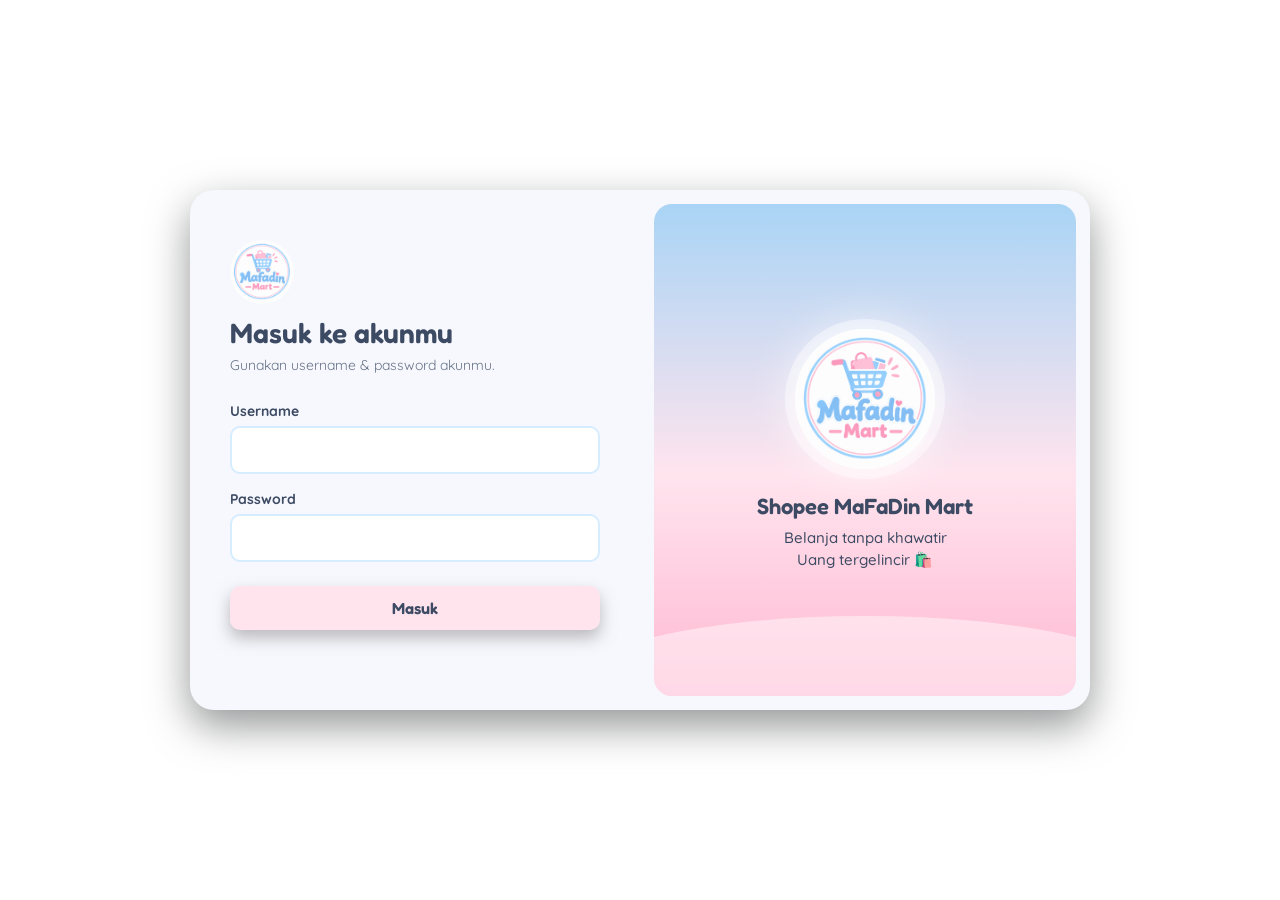
<file: index.html>
<!DOCTYPE html>
<html lang="en">
<head>
    <meta charset="UTF-8">
    <meta name="viewport" content="width=device-width, initial-scale=1.0">
    <title>MaFaDin Mart</title>
    <link rel="preconnect" href="https://fonts.googleapis.com">
    <link rel="preconnect" href="https://fonts.gstatic.com" crossorigin>
    <link href="https://fonts.googleapis.com/css2?family=Fredoka:wght@500;600;700&family=Quicksand:wght@400;500;600;700&display=swap" rel="stylesheet">
    <link rel="stylesheet" href="index.css">
    <script src="index.js" defer></script>
</head>
<body>
    <header class="site-header">

        <nav class="navbar">
            <a href="index.html" class="logo">MaFaDin</a>
            <div class="category-dropdown">
                <button class="category-button" id="category-button">Kategori</button>
                <div class="category-menu" id="category-menu">
                    <a href="#" data-category="all">Semua Kategori</a>
                    <a href="#" data-category="beauty">Beauty</a>
                    <a href="#" data-category="furniture">Furniture</a>
                    <a href="#" data-category="groceries">Groceries</a>
                </div>
            </div>

            <div class="filter-controls">
                <select id="sort-filter" class="nav-sort-select">
                    <option value="default">Urutkan</option>
                    <option value="price-asc">Harga: Rendah ke Tinggi</option>
                    <option value="price-desc">Harga: Tinggi ke Rendah</option>
                    <option value="name-asc">Nama: A - Z</option>
                    <option value="name-desc">Nama: Z - A</option>
                </select>
            </div>

            <div class="search-box">
                <input type="text" id="search-input" placeholder="Cari di MaFaDin">
            </div>

            <button id="cart-button" class="cart-button">
                🛒
                <span id="cart-badge">0</span>
            </button>

            <div class="user-section">
                <span class="welcome">Halo, <span id="user-name">User</span></span>
                <button id="logout-button" class="logout-button">Logout</button>
            </div>
        </nav>
    </header>

    <main class="container">

        <p id="error-message" class="error-message hidden"></p>

        <section id="product-list" class="product-list"></section>

        <div class="load-more-container">
            <button id="load-more-button" class="load-more-button">Load More</button>
        </div>
    </main>

    <aside id="cart-panel" class="cart-panel">
        <div class="cart-header">
            <h2>Shopping Cart</h2>
            <button id="close-cart" class="close-cart">×</button>
        </div>
        <div id="cart-items" class="cart-items">
            <p class="empty-cart">Keranjang masih kosong.</p>
        </div>
        <div class="cart-footer">
            <div class="cart-total">
                <span>Total</span>
                <strong id="cart-total-price">$0.00</strong>
            </div>
            <button id="checkout-button" class="checkout-button">Checkout</button>
        </div>
    </aside>

    <div id="cart-overlay" class="cart-overlay"></div>

    <div id="product-modal" class="modal hidden">
        <div class="modal-content">
            <button id="close-modal" class="close-modal">×</button>
            <div id="modal-body"></div>
        </div>
    </div>

    <div id="cart-toast" class="cart-toast">
        <span>✓</span>
        <p>Produk ditambahkan ke keranjang.</p>
    </div>
</body>
</html>
</file>
<file: index.css>
:root {
    --blue: #b9dcf5;
    --blue-light: #edf7fd;
    --pink: #f5b8cc;
    --pink-light: #fff0f5;
    --pink-dark: #c95d82;
    --text: #3f4654;
    --border: #e5e8ed;
    --white: #ffffff;
    --background: #fafbfc;
}

* {
    box-sizing: border-box;
}

body {
    margin: 0;
    background: var(--background);
    color: var(--text);
    font-family: "Quicksand", sans-serif;
}

button,
input,
select {
    font-family: inherit;
}

button {
    cursor: pointer;
}

.site-header {
    background: white;
    border-bottom: 1px solid var(--border);
    position: sticky;
    top: 0;
    z-index: 1000;
}

.navbar {
    height: 64px;
    padding: 0 60px;
    display: flex;
    align-items: center;
    gap: 14px;
    background: white;
}

.logo {
    flex-shrink: 0;
    color: var(--blue);
    text-decoration: none;
    font-family: "Fredoka", sans-serif;
    font-size: 25px;
    font-weight: 700;
}

/* Dropdown Kategori */
.category-dropdown {
    position: relative;
    flex-shrink: 0;
}

.category-button {
    padding: 8px 10px;
    border: none;
    background: none;
    color: #777;
    font-size: 13px;
    font-weight: 600;
}

.category-button:hover {
    color: var(--pink-dark);
}

.category-menu {
    position: absolute;
    top: 100%;
    left: 0;
    z-index: 150;
    min-width: 170px;
    padding: 8px 0;
    display: none;
    background: white;
    border: 1px solid var(--border);
    border-radius: 6px;
    box-shadow: 0 5px 15px rgba(0, 0, 0, 0.08);
}

.category-menu.active {
    display: block;
}

.category-menu a {
    display: block;
    padding: 9px 14px;
    color: var(--text);
    text-decoration: none;
    font-size: 13px;
}

.category-menu a:hover {
    background: var(--blue-light);
    color: var(--pink-dark);
}

/* Filter Sortir di Navbar (Samping Kategori) */
.filter-controls {
    flex-shrink: 0;
}

.nav-sort-select {
    padding: 7px 10px;
    border: 1px solid var(--border);
    border-radius: 6px;
    outline: none;
    background: white;
    color: var(--text);
    font-size: 12px;
    font-weight: 600;
    cursor: pointer;
}

.nav-sort-select:focus {
    border-color: var(--blue);
}

/* Search Box */
.search-box {
    flex: 1;
}

.search-box input {
    width: 100%;
    padding: 9px 14px;
    border: 1px solid var(--border);
    border-radius: 6px;
    outline: none;
    background: #fff;
    color: var(--text);
    font-size: 13px;
    transition: border-color 0.2s;
}

.search-box input:focus {
    border-color: var(--blue);
}

/* Cart Button */
.cart-button {
    position: relative;
    padding: 8px 10px;
    border: none;
    background: white;
    color: #555;
    font-size: 18px;
}

#cart-badge {
    position: absolute;
    top: 0;
    right: 0;
    min-width: 17px;
    height: 17px;
    padding: 0 4px;
    display: flex;
    align-items: center;
    justify-content: center;
    border-radius: 50%;
    background: var(--pink-dark);
    color: white;
    font-size: 9px;
    font-weight: 700;
}

/* User Section */
.user-section {
    display: flex;
    align-items: center;
    gap: 10px;
    margin-left: 5px;
    flex-shrink: 0;
}

.welcome {
    font-size: 12px;
    white-space: nowrap;
}

#user-name {
    font-weight: 700;
}

.logout-button {
    padding: 8px 14px;
    border: none;
    border-radius: 5px;
    background: var(--pink-light);
    color: var(--pink-dark);
    font-size: 12px;
    font-weight: 700;
}

.logout-button:hover {
    background: var(--pink);
    color: white;
}

/* Main Content */
.container {
    max-width: 1180px;
    margin: 0 auto;
    padding: 30px;
}

.product-list {
    display: grid;
    grid-template-columns: repeat(4, 1fr);
    gap: 18px;
}

.product-card {
    overflow: hidden;
    background: var(--white);
    border: 1px solid var(--border);
    border-radius: 8px;
    transition: 0.2s ease;
}

.product-card:hover {
    transform: translateY(-3px);
    border-color: var(--blue);
}

.product-card img {
    width: 100%;
    height: 190px;
    display: block;
    object-fit: contain;
    background: var(--blue-light);
}

.product-info {
    padding: 15px;
}

.product-category {
    margin: 0 0 6px;
    color: var(--pink-dark);
    font-size: 11px;
    font-weight: 700;
    text-transform: uppercase;
}

.product-card h3 {
    min-height: 42px;
    margin: 0 0 8px;
    font-family: "Fredoka", sans-serif;
    font-size: 16px;
    font-weight: 600;
}

.product-price {
    margin: 0;
    color: var(--text);
    font-size: 17px;
    font-weight: 700;
}

.product-rating {
    margin: 6px 0;
    color: #777;
    font-size: 12px;
}

.product-discount {
    margin: 0 0 12px;
    color: #639174;
    font-size: 11px;
}

.add-cart-button {
    width: 100%;
    padding: 9px;
    border: 1px solid var(--pink);
    border-radius: 5px;
    background: var(--pink-light);
    color: var(--pink-dark);
    font-size: 12px;
    font-weight: 700;
}

.add-cart-button:hover {
    background: var(--pink);
    color: white;
}

.load-more-container {
    display: flex;
    justify-content: center;
    margin-top: 30px;
}

.load-more-button {
    padding: 10px 24px;
    border: 1px solid var(--border);
    border-radius: 6px;
    background: white;
    color: var(--text);
    font-size: 13px;
    font-weight: 700;
}

.load-more-button:hover {
    border-color: var(--blue);
    background: var(--blue-light);
}

.error-message {
    padding: 12px;
    margin-bottom: 20px;
    border: 1px solid #f1c2d1;
    border-radius: 6px;
    background: var(--pink-light);
    color: var(--pink-dark);
    text-align: center;
    font-size: 13px;
}

.hidden {
    display: none !important;
}

/* Cart Side Panel */
.cart-panel {
    position: fixed;
    top: 0;
    right: -390px;
    z-index: 300;
    width: 370px;
    height: 100vh;
    display: flex;
    flex-direction: column;
    background: white;
    border-left: 1px solid var(--border);
    transition: right 0.25s ease;
}

.cart-panel.active {
    right: 0;
}

.cart-header {
    display: flex;
    align-items: center;
    justify-content: space-between;
    padding: 20px;
    border-bottom: 1px solid var(--border);
}

.cart-header h2 {
    margin: 0;
    font-family: "Fredoka", sans-serif;
    font-size: 21px;
}

.close-cart,
.close-modal {
    border: none;
    background: none;
    color: var(--text);
    font-size: 23px;
}

.cart-items {
    flex: 1;
    padding: 20px;
    overflow-y: auto;
}

.empty-cart {
    color: #999;
    text-align: center;
    font-size: 13px;
}

.cart-item {
    display: flex;
    gap: 12px;
    padding: 12px 0;
    border-bottom: 1px solid var(--border);
}

.cart-item img {
    width: 60px;
    height: 60px;
    object-fit: contain;
    background: var(--blue-light);
}

.cart-item-info {
    flex: 1;
}

.cart-item-info h4 {
    margin: 0 0 5px;
    font-size: 13px;
}

.cart-item-info p {
    margin: 3px 0;
    color: #777;
    font-size: 12px;
}

.quantity-control {
    display: flex;
    align-items: center;
    gap: 8px;
    margin-top: 8px;
}

.quantity-control span {
    min-width: 20px;
    text-align: center;
    font-size: 12px;
    font-weight: 700;
}

.quantity-button {
    width: 22px;
    height: 22px;
    padding: 0;
    border: 1px solid var(--border);
    border-radius: 4px;
    background: white;
    color: var(--text);
    font-size: 13px;
    line-height: 1;
}

.quantity-button:hover {
    border-color: var(--pink);
    background: var(--pink-light);
}

.remove-cart-button {
    align-self: center;
    border: none;
    background: none;
    color: #999;
}

.remove-cart-button:hover {
    color: var(--pink-dark);
}

.cart-footer {
    padding: 20px;
    border-top: 1px solid var(--border);
}

.cart-total {
    display: flex;
    justify-content: space-between;
    margin-bottom: 15px;
    font-size: 15px;
}

.cart-total strong {
    color: var(--pink-dark);
}

.checkout-button {
    width: 100%;
    padding: 11px;
    border: none;
    border-radius: 6px;
    background: var(--pink);
    color: var(--text);
    font-size: 13px;
    font-weight: 700;
}

.checkout-button:hover {
    background: var(--pink-dark);
    color: white;
}

.cart-overlay {
    position: fixed;
    inset: 0;
    z-index: 200;
    background: rgba(0, 0, 0, 0.25);
    opacity: 0;
    visibility: hidden;
    transition: 0.2s;
}

.cart-overlay.active {
    opacity: 1;
    visibility: visible;
}

/* Style Modal Pop-up Detail Produk */
.modal {
    position: fixed;
    inset: 0;
    z-index: 400;
    display: flex;
    align-items: center;
    justify-content: center;
    background: rgba(0, 0, 0, 0.4);
    padding: 20px;
}

.modal-content {
    position: relative;
    width: 100%;
    max-width: 500px;
    padding: 25px;
    background: white;
    border-radius: 12px;
    box-shadow: 0 10px 25px rgba(0,0,0,0.15);
}

.close-modal {
    position: absolute;
    top: 12px;
    right: 15px;
    border: none;
    background: none;
    font-size: 24px;
    color: #888;
    cursor: pointer;
}

.close-modal:hover {
    color: var(--pink-dark);
}

.cart-toast {
    position: fixed;
    right: 25px;
    bottom: 25px;
    z-index: 500;
    display: flex;
    align-items: center;
    gap: 10px;
    padding: 12px 16px;
    background: white;
    border: 1px solid var(--border);
    border-left: 4px solid var(--pink-dark);
    border-radius: 6px;
    box-shadow: 0 4px 15px rgba(0, 0, 0, 0.1);
    opacity: 0;
    transform: translateY(10px);
    pointer-events: none;
    transition: 0.2s ease;
}

.cart-toast.show {
    opacity: 1;
    transform: translateY(0);
}

.cart-toast span {
    color: var(--pink-dark);
    font-weight: 700;
}

.cart-toast p {
    margin: 0;
    font-size: 12px;
}

/* Responsive Styles */
@media (max-width: 1000px) {
    .product-list {
        grid-template-columns: repeat(3, 1fr);
    }
}

@media (max-width: 750px) {
    .navbar {
        padding: 0 20px;
        gap: 10px;
    }

    .logo {
        font-size: 21px;
    }

    .category-button,
    .welcome {
        display: none;
    }

    .product-list {
        grid-template-columns: repeat(2, 1fr);
    }
}

@media (max-width: 500px) {
    .navbar {
        height: auto;
        padding: 15px 20px;
    }

    .logo {
        font-size: 20px;
    }

    .product-list {
        grid-template-columns: 1fr;
    }

    .cart-panel {
        width: 100%;
    }
}
</file>
<file: katalog.css>
:root {
    --blue: #b9dcf5;
    --blue-light: #edf7fd;
    --pink: #f5b8cc;
    --pink-light: #fff0f5;
    --pink-dark: #c95d82;
    --text: #3f4654;
    --border: #e5e8ed;
    --white: #ffffff;
    --background: #fafbfc;
}

* {
    box-sizing: border-box;
}

body {
    margin: 0;
    background: var(--background);
    color: var(--text);
    font-family: "Quicksand", sans-serif;
}

button,
input,
select {
    font-family: inherit;
}

button {
    cursor: pointer;
}

.site-header {
    background: white;
    border-bottom: 1px solid var(--border);
    position: sticky;
    top: 0;
    z-index: 1000;
}

.navbar {
    height: 64px;
    padding: 0 60px;
    display: flex;
    align-items: center;
    gap: 14px;
    background: white;
}

.logo {
    flex-shrink: 0;
    color: var(--blue);
    text-decoration: none;
    font-family: "Fredoka", sans-serif;
    font-size: 25px;
    font-weight: 700;
}

/* Dropdown Kategori */
.category-dropdown {
    position: relative;
    flex-shrink: 0;
}

.category-button {
    padding: 8px 10px;
    border: none;
    background: none;
    color: #777;
    font-size: 13px;
    font-weight: 600;
}

.category-button:hover {
    color: var(--pink-dark);
}

.category-menu {
    position: absolute;
    top: 100%;
    left: 0;
    z-index: 150;
    min-width: 170px;
    padding: 8px 0;
    display: none;
    background: white;
    border: 1px solid var(--border);
    border-radius: 6px;
    box-shadow: 0 5px 15px rgba(0, 0, 0, 0.08);
}

.category-menu.active {
    display: block;
}

.category-menu a {
    display: block;
    padding: 9px 14px;
    color: var(--text);
    text-decoration: none;
    font-size: 13px;
}

.category-menu a:hover {
    background: var(--blue-light);
    color: var(--pink-dark);
}

/* Filter Sortir di Navbar (Samping Kategori) */
.filter-controls {
    flex-shrink: 0;
}

.nav-sort-select {
    padding: 7px 10px;
    border: 1px solid var(--border);
    border-radius: 6px;
    outline: none;
    background: white;
    color: var(--text);
    font-size: 12px;
    font-weight: 600;
    cursor: pointer;
}

.nav-sort-select:focus {
    border-color: var(--blue);
}

/* Search Box */
.search-box {
    flex: 1;
}

.search-box input {
    width: 100%;
    padding: 9px 14px;
    border: 1px solid var(--border);
    border-radius: 6px;
    outline: none;
    background: #fff;
    color: var(--text);
    font-size: 13px;
    transition: border-color 0.2s;
}

.search-box input:focus {
    border-color: var(--blue);
}

/* Cart Button */
.cart-button {
    position: relative;
    padding: 8px 10px;
    border: none;
    background: white;
    color: #555;
    font-size: 18px;
}

#cart-badge {
    position: absolute;
    top: 0;
    right: 0;
    min-width: 17px;
    height: 17px;
    padding: 0 4px;
    display: flex;
    align-items: center;
    justify-content: center;
    border-radius: 50%;
    background: var(--pink-dark);
    color: white;
    font-size: 9px;
    font-weight: 700;
}

/* User Section */
.user-section {
    display: flex;
    align-items: center;
    gap: 10px;
    margin-left: 5px;
    flex-shrink: 0;
}

.welcome {
    font-size: 12px;
    white-space: nowrap;
}

#user-name {
    font-weight: 700;
}

.logout-button {
    padding: 8px 14px;
    border: none;
    border-radius: 5px;
    background: var(--pink-light);
    color: var(--pink-dark);
    font-size: 12px;
    font-weight: 700;
}

.logout-button:hover {
    background: var(--pink);
    color: white;
}

/* Main Content */
.container {
    max-width: 1180px;
    margin: 0 auto;
    padding: 30px;
}

.product-list {
    display: grid;
    grid-template-columns: repeat(4, 1fr);
    gap: 18px;
}

.product-card {
    overflow: hidden;
    background: var(--white);
    border: 1px solid var(--border);
    border-radius: 8px;
    transition: 0.2s ease;
}

.product-card:hover {
    transform: translateY(-3px);
    border-color: var(--blue);
}

.product-card img {
    width: 100%;
    height: 190px;
    display: block;
    object-fit: contain;
    background: var(--blue-light);
}

.product-info {
    padding: 15px;
}

.product-category {
    margin: 0 0 6px;
    color: var(--pink-dark);
    font-size: 11px;
    font-weight: 700;
    text-transform: uppercase;
}

.product-card h3 {
    min-height: 42px;
    margin: 0 0 8px;
    font-family: "Fredoka", sans-serif;
    font-size: 16px;
    font-weight: 600;
}

.product-price {
    margin: 0;
    color: var(--text);
    font-size: 17px;
    font-weight: 700;
}

.product-rating {
    margin: 6px 0;
    color: #777;
    font-size: 12px;
}

.product-discount {
    margin: 0 0 12px;
    color: #639174;
    font-size: 11px;
}

.add-cart-button {
    width: 100%;
    padding: 9px;
    border: 1px solid var(--pink);
    border-radius: 5px;
    background: var(--pink-light);
    color: var(--pink-dark);
    font-size: 12px;
    font-weight: 700;
}

.add-cart-button:hover {
    background: var(--pink);
    color: white;
}

.load-more-container {
    display: flex;
    justify-content: center;
    margin-top: 30px;
}

.load-more-button {
    padding: 10px 24px;
    border: 1px solid var(--border);
    border-radius: 6px;
    background: white;
    color: var(--text);
    font-size: 13px;
    font-weight: 700;
}

.load-more-button:hover {
    border-color: var(--blue);
    background: var(--blue-light);
}

.error-message {
    padding: 12px;
    margin-bottom: 20px;
    border: 1px solid #f1c2d1;
    border-radius: 6px;
    background: var(--pink-light);
    color: var(--pink-dark);
    text-align: center;
    font-size: 13px;
}

.hidden {
    display: none !important;
}

/* Cart Side Panel */
.cart-panel {
    position: fixed;
    top: 0;
    right: -390px;
    z-index: 300;
    width: 370px;
    height: 100vh;
    display: flex;
    flex-direction: column;
    background: white;
    border-left: 1px solid var(--border);
    transition: right 0.25s ease;
}

.cart-panel.active {
    right: 0;
}

.cart-header {
    display: flex;
    align-items: center;
    justify-content: space-between;
    padding: 20px;
    border-bottom: 1px solid var(--border);
}

.cart-header h2 {
    margin: 0;
    font-family: "Fredoka", sans-serif;
    font-size: 21px;
}

.close-cart,
.close-modal {
    border: none;
    background: none;
    color: var(--text);
    font-size: 23px;
}

.cart-items {
    flex: 1;
    padding: 20px;
    overflow-y: auto;
}

.empty-cart {
    color: #999;
    text-align: center;
    font-size: 13px;
}

.cart-item {
    display: flex;
    gap: 12px;
    padding: 12px 0;
    border-bottom: 1px solid var(--border);
}

.cart-item img {
    width: 60px;
    height: 60px;
    object-fit: contain;
    background: var(--blue-light);
}

.cart-item-info {
    flex: 1;
}

.cart-item-info h4 {
    margin: 0 0 5px;
    font-size: 13px;
}

.cart-item-info p {
    margin: 3px 0;
    color: #777;
    font-size: 12px;
}

.quantity-control {
    display: flex;
    align-items: center;
    gap: 8px;
    margin-top: 8px;
}

.quantity-control span {
    min-width: 20px;
    text-align: center;
    font-size: 12px;
    font-weight: 700;
}

.quantity-button {
    width: 22px;
    height: 22px;
    padding: 0;
    border: 1px solid var(--border);
    border-radius: 4px;
    background: white;
    color: var(--text);
    font-size: 13px;
    line-height: 1;
}

.quantity-button:hover {
    border-color: var(--pink);
    background: var(--pink-light);
}

.remove-cart-button {
    align-self: center;
    border: none;
    background: none;
    color: #999;
}

.remove-cart-button:hover {
    color: var(--pink-dark);
}

.cart-footer {
    padding: 20px;
    border-top: 1px solid var(--border);
}

.cart-total {
    display: flex;
    justify-content: space-between;
    margin-bottom: 15px;
    font-size: 15px;
}

.cart-total strong {
    color: var(--pink-dark);
}

.checkout-button {
    width: 100%;
    padding: 11px;
    border: none;
    border-radius: 6px;
    background: var(--pink);
    color: var(--text);
    font-size: 13px;
    font-weight: 700;
}

.checkout-button:hover {
    background: var(--pink-dark);
    color: white;
}

.cart-overlay {
    position: fixed;
    inset: 0;
    z-index: 200;
    background: rgba(0, 0, 0, 0.25);
    opacity: 0;
    visibility: hidden;
    transition: 0.2s;
}

.cart-overlay.active {
    opacity: 1;
    visibility: visible;
}

/* Style Modal Pop-up Detail Produk */
.modal {
    position: fixed;
    inset: 0;
    z-index: 400;
    display: flex;
    align-items: center;
    justify-content: center;
    background: rgba(0, 0, 0, 0.4);
    padding: 20px;
}

.modal-content {
    position: relative;
    width: 100%;
    max-width: 500px;
    padding: 25px;
    background: white;
    border-radius: 12px;
    box-shadow: 0 10px 25px rgba(0,0,0,0.15);
}

.close-modal {
    position: absolute;
    top: 12px;
    right: 15px;
    border: none;
    background: none;
    font-size: 24px;
    color: #888;
    cursor: pointer;
}

.close-modal:hover {
    color: var(--pink-dark);
}

.cart-toast {
    position: fixed;
    right: 25px;
    bottom: 25px;
    z-index: 500;
    display: flex;
    align-items: center;
    gap: 10px;
    padding: 12px 16px;
    background: white;
    border: 1px solid var(--border);
    border-left: 4px solid var(--pink-dark);
    border-radius: 6px;
    box-shadow: 0 4px 15px rgba(0, 0, 0, 0.1);
    opacity: 0;
    transform: translateY(10px);
    pointer-events: none;
    transition: 0.2s ease;
}

.cart-toast.show {
    opacity: 1;
    transform: translateY(0);
}

.cart-toast span {
    color: var(--pink-dark);
    font-weight: 700;
}

.cart-toast p {
    margin: 0;
    font-size: 12px;
}

/* Responsive Styles */
@media (max-width: 1000px) {
    .product-list {
        grid-template-columns: repeat(3, 1fr);
    }
}

@media (max-width: 750px) {
    .navbar {
        padding: 0 20px;
        gap: 10px;
    }

    .logo {
        font-size: 21px;
    }

    .category-button,
    .welcome {
        display: none;
    }

    .product-list {
        grid-template-columns: repeat(2, 1fr);
    }
}

@media (max-width: 500px) {
    .navbar {
        height: auto;
        padding: 15px 20px;
    }

    .logo {
        font-size: 20px;
    }

    .product-list {
        grid-template-columns: 1fr;
    }

    .cart-panel {
        width: 100%;
    }
}
</file>
<file: Mini_Shopee.css>
/* ===== Palet warna & dasar ===== */
:root {
  --biru-muda: #d6ecff;
  --biru: #a9d4f5;
  --pink-muda: #ffe4ee;
  --pink: #ffb8d1;
  --pink-tua: #d6336c;
  --teks: #3d4a63;
  --putih: #ffffff;
}

* {
  box-sizing: border-box;
}

body {
  margin: 0;
  font-family: "Quicksand", Arial, sans-serif;
  color: var(--teks);
  background: white;
  min-height: 100vh;
}

h1, h2, h3 {
  font-family: "Fredoka", "Quicksand", sans-serif;
}

.page {
  max-width: 900px;
  margin: 0 auto;
  padding: 40px 20px;
}

/* ===== Elemen form ===== */
label {
  display: block;
  margin: 16px 0 6px;
  font-weight: 700;
  font-size: 14px;
}

input {
  width: 100%;
  padding: 12px 14px;
  border: 2px solid var(--biru-muda);
  border-radius: 10px;
  font-size: 16px;
  font-family: "Quicksand", sans-serif;
  background: var(--putih);
}

input:focus {
  outline: none;
  border-color: var(--pink);
}

button {
  cursor: pointer;
  border: none;
  border-radius: 10px;
  padding: 12px 20px;
  font-size: 16px;
  font-family: "Fredoka", sans-serif;
  font-weight: 600;
  background: var(--pink);
  color: var(--teks);
}

button:hover {
  background: var(--biru);
}

/* ===== Login ===== */
#login-page {
  max-width: none;
  min-height: 100vh;
  display: flex;
  align-items: center;
  justify-content: center;
}

.login-card {
  display: grid;
  grid-template-columns: 1fr 1fr;
  width: 100%;
  max-width: 900px;
  min-height: 520px;
  background: #f6f8fd;
  border-radius: 24px;
  overflow: hidden;
  box-shadow: 0 16px 40px rgba(79, 80, 81, 0.6);
}

/* --- sisi kiri: form --- */
.login-form-side {
  display: flex;
  flex-direction: column;
  justify-content: center;
  padding: 48px 40px;
}

.login-form-side h1 {
  margin: 0 0 6px;
  font-size: 28px;
  font-weight: 600;
}

.subtitle {
  margin: 0 0 12px;
  font-size: 14px;
  opacity: 0.75;
}

.logo-mafadin {
  width: 64px;
  height: 64px;
  border-radius: 50%;
  object-fit: cover;
  margin-bottom: 12px;
}

#login-btn {
  width: 100%;
  margin-top: 24px;
  background: var(--pink-muda);
  box-shadow: 0 8px 16px rgba(130, 124, 126, 0.5);
}

#login-btn:hover {
  opacity: 0.7;
}

#login-message {
  margin-top: 16px;
  text-align: center;
  font-size: 14px;
}

#login-message.error {
  color: var(--pink-tua);
}

/* --- sisi kanan: panel art --- */
.login-art {
  position: relative;
  margin: 14px;
  padding: 30px;
  border-radius: 18px;
  overflow: hidden;
  display: flex;
  flex-direction: column;
  align-items: center;
  justify-content: center;
  text-align: center;
  background: linear-gradient(
    180deg,
    var(--biru) 0%,
    var(--pink-muda) 55%,
    var(--pink) 100%
  );
}

/* bukit dekoratif di bagian bawah panel */
.login-art::after {
  content: "";
  position: absolute;
  left: -20%;
  right: -20%;
  bottom: -60px;
  height: 140px;
  background: rgba(255, 255, 255, 0.45);
  border-radius: 50% 50% 0 0;
}

.sun {
  position: relative;
  z-index: 1;
  width: 140px;
  height: 140px;
  border-radius: 50%;
  background: var(--putih);
  box-shadow: 0 0 0 10px rgba(255, 255, 255, 0.4),
    0 0 50px rgba(255, 255, 255, 0.9);
  display: flex;
  align-items: center;
  justify-content: center;
  overflow: hidden;
  margin-bottom: 24px;
}

.sun img {
  width: 100%;
  height: 100%;
  object-fit: cover;
}

.login-art h2,
.login-art h3 {
  position: relative;
  z-index: 1;
  margin: 0;
}

.login-art h2 {
  font-size: 22px;
  font-weight: 600;
  margin-bottom: 8px;
}

.login-art h3 {
  font-size: 15px;
  font-weight: 500;
  font-family: "Quicksand", sans-serif;
  line-height: 1.5;
}

/* ===== Halaman Katalog (untuk nanti) ===== */
#catalog-page header {
  display: flex;
  justify-content: space-between;
  align-items: center;
  margin-bottom: 24px;
}

#catalog-page h1 {
  margin: 0;
}

#product-list {
  display: grid;
  grid-template-columns: repeat(auto-fill, minmax(200px, 1fr));
  gap: 20px;
}

.product-card {
  background: var(--putih);
  border-radius: 12px;
  padding: 16px;
  box-shadow: 0 4px 12px rgba(255, 184, 209, 0.4);
}

.product-card img {
  width: 100%;
  height: 160px;
  object-fit: cover;
  border-radius: 8px;
  background: var(--biru-muda);
}

.product-card h3 {
  font-size: 16px;
  margin: 12px 0 6px;
}

.product-card .price {
  font-weight: 700;
  font-family: "Quicksand", sans-serif;
  color: var(--pink-tua);
  margin: 0;
}

/* ===== Responsif (HP) ===== */
@media (max-width: 760px) {
  .login-card {
    grid-template-columns: 1fr;
  }

  .login-art {
    order: -1;
    min-height: 260px;
  }
}

/* ===== Penyembunyi ===== */
.hidden {
  display: none !important;
}
</file>
